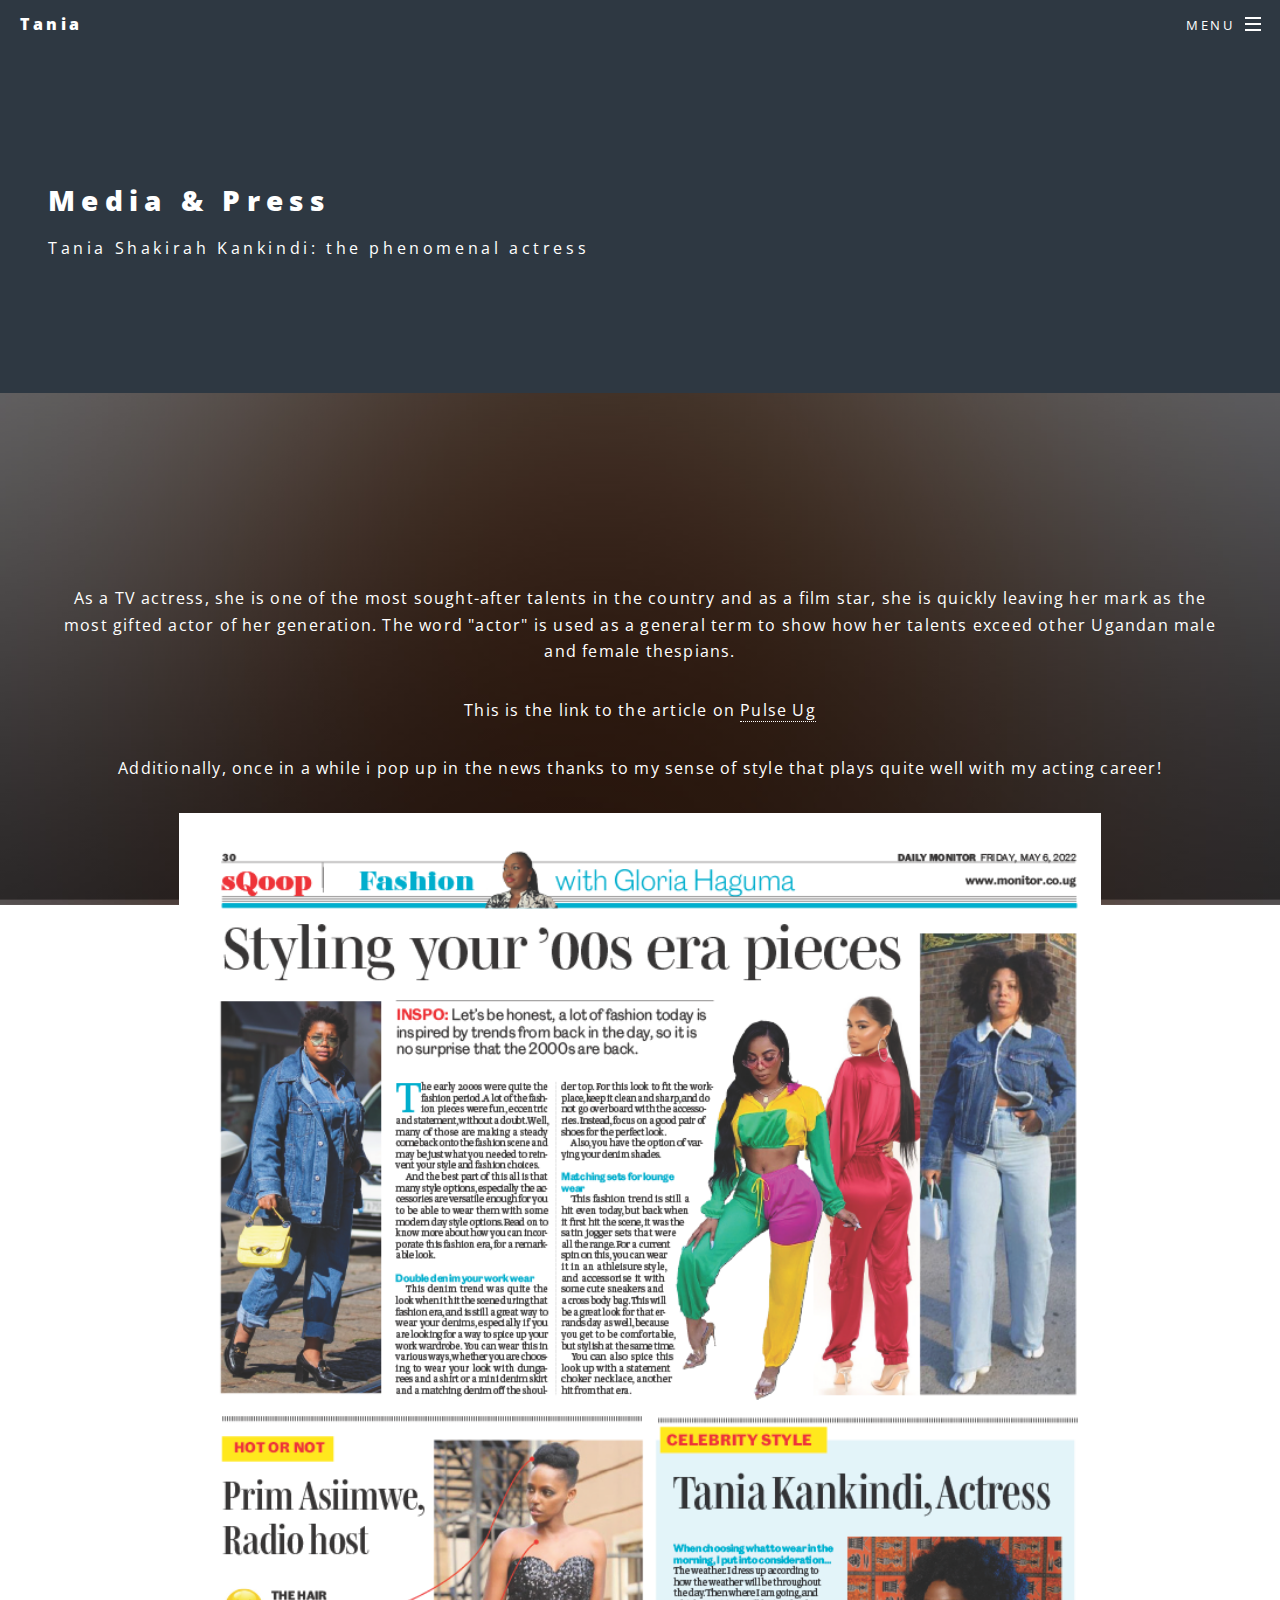
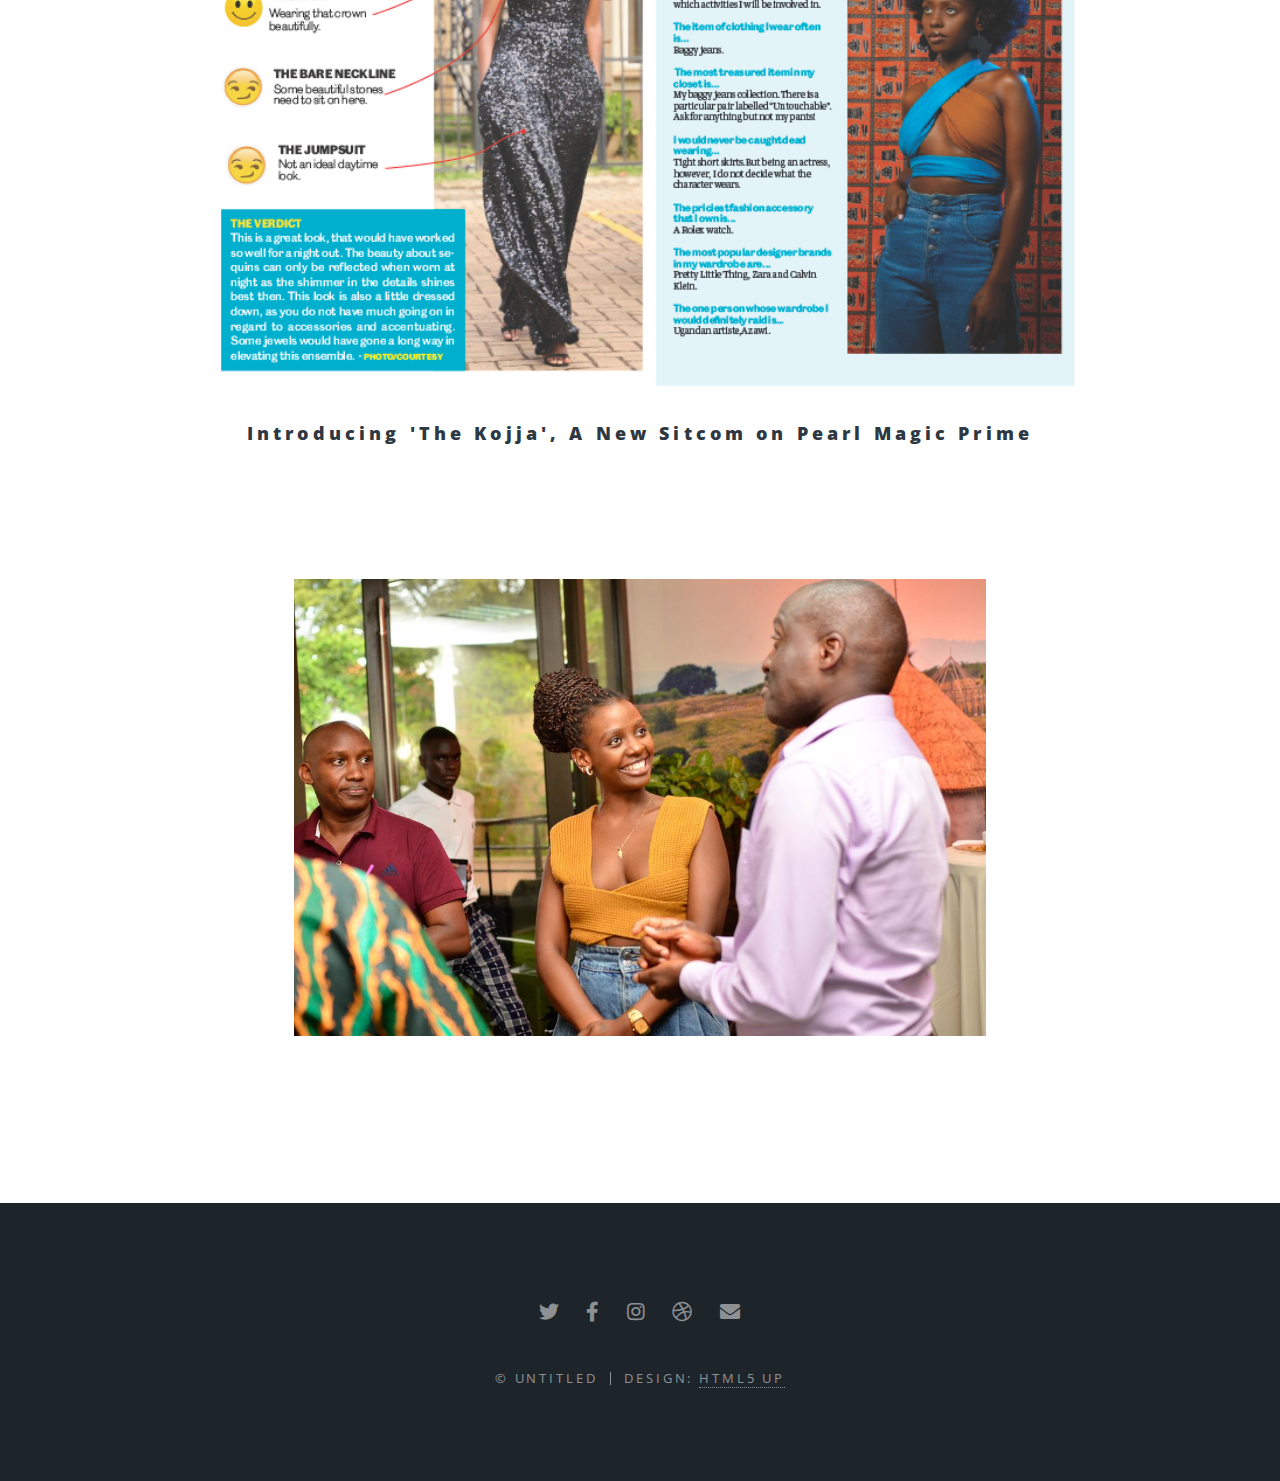
<file: press.html>
<!DOCTYPE HTML>

<html>
	<head>
		<title>Media and Press</title>
		<meta charset="utf-8" />
		<meta name="viewport" content="width=device-width, initial-scale=1, user-scalable=no" />
		<link rel="stylesheet" href="assets/css/main.css" />
		<noscript><link rel="stylesheet" href="assets/css/noscript.css" /></noscript>
	</head>
	<body class="is-preload">

		<!-- Page Wrapper -->
			<div id="page-wrapper">

				<!-- Header -->
					<header id="header">
						<h1><a href="index.html">Tania</a></h1>
						<nav id="nav">
							<ul>
								<li class="special">
									<a href="#menu" class="menuToggle"><span>Menu</span></a>
									<div id="menu">
										<ul>
											<li><a href="index.html">Home</a></li>
											<li><a href="productions.html">Productions</a></li>
											<li><a href="press.html">Media</a></li>
										
										</ul>
									</div>
								</li>
							</ul>
						</nav>
					</header>

				<!-- Main -->
					<article id="main">
						<header>
							<h2>Media & Press</h2>
							<p>Tania Shakirah Kankindi: the phenomenal actress</p>
						</header>
							<section class="wrapper style5">
								<div class="inner">
									<p>As a TV actress, she is one of the most sought-after talents in the country and as a film star, she is quickly leaving her mark as the most gifted actor of her generation. 
										The word "actor" is used as a general term to show how her talents exceed other Ugandan male and female thespians.</p>
									<p>This is the link to the article on <a href="https://www.pulse.ug/entertainment/celebrities/tania-shakirah-kankindi-the-phenomenal-actress/gbk8x7b/" target="_blank">Pulse Ug</a></p>	
								</div>	

								<div class="inner">
									<p>Additionally, once in a while i pop up in the news thanks to my sense of style that plays quite well
										with my acting career!
										
									</p>
									<img src="fashh (3)1024_1.png" alt="pic" width='80%' height='80%' />
									

								</div>
								<div class="inner">
									<h3>Introducing 'The Kojja', A New Sitcom on Pearl Magic Prime</h3>
									<p>
										Rounding off the main cast are Tania Shakirah Kankindi (who plays Aphohia, the office’s all-round admin girl), an award-winning actress whose credits include The Coffee Shop, 
										Power of Legacy and My Husband’s Wife; and Gloria Catherine Nambozo (who plays Maraka’s desperately unhappy wife Seraphina). Nambozo’s credits include Mama & Me and Yat Madit.	
										Read further <a href="https://kampalapost.com/content/introducing-kojja-new-sitcom-pearl-magic-prime/" target="_blank">Pulse Ug</a>
									</p>
									<img src="Kojja.jpg" alt="pic" width='60%' height='60%' />
									

								</div>

							</section>
					</article>		
									
 

				<!-- Footer -->
					<footer id="footer">
						<ul class="icons">
							<li><a href="#" class="icon brands fa-twitter"><span class="label">Twitter</span></a></li>
							<li><a href="#" class="icon brands fa-facebook-f"><span class="label">Facebook</span></a></li>
							<li><a href="#" class="icon brands fa-instagram"><span class="label">Instagram</span></a></li>
							<li><a href="#" class="icon brands fa-dribbble"><span class="label">Dribbble</span></a></li>
							<li><a href="#" class="icon solid fa-envelope"><span class="label">Email</span></a></li>
						</ul>
						<ul class="copyright">
							<li>&copy; Untitled</li><li>Design: <a href="http://html5up.net">HTML5 UP</a></li>
						</ul>
					</footer>

			</div>

		<!-- Scripts -->
			<script src="assets/js/jquery.min.js"></script>
			<script src="assets/js/jquery.scrollex.min.js"></script>
			<script src="assets/js/jquery.scrolly.min.js"></script>
			<script src="assets/js/browser.min.js"></script>
			<script src="assets/js/breakpoints.min.js"></script>
			<script src="assets/js/util.js"></script>
			<script src="assets/js/main.js"></script>

	</body>
</html>
</file>
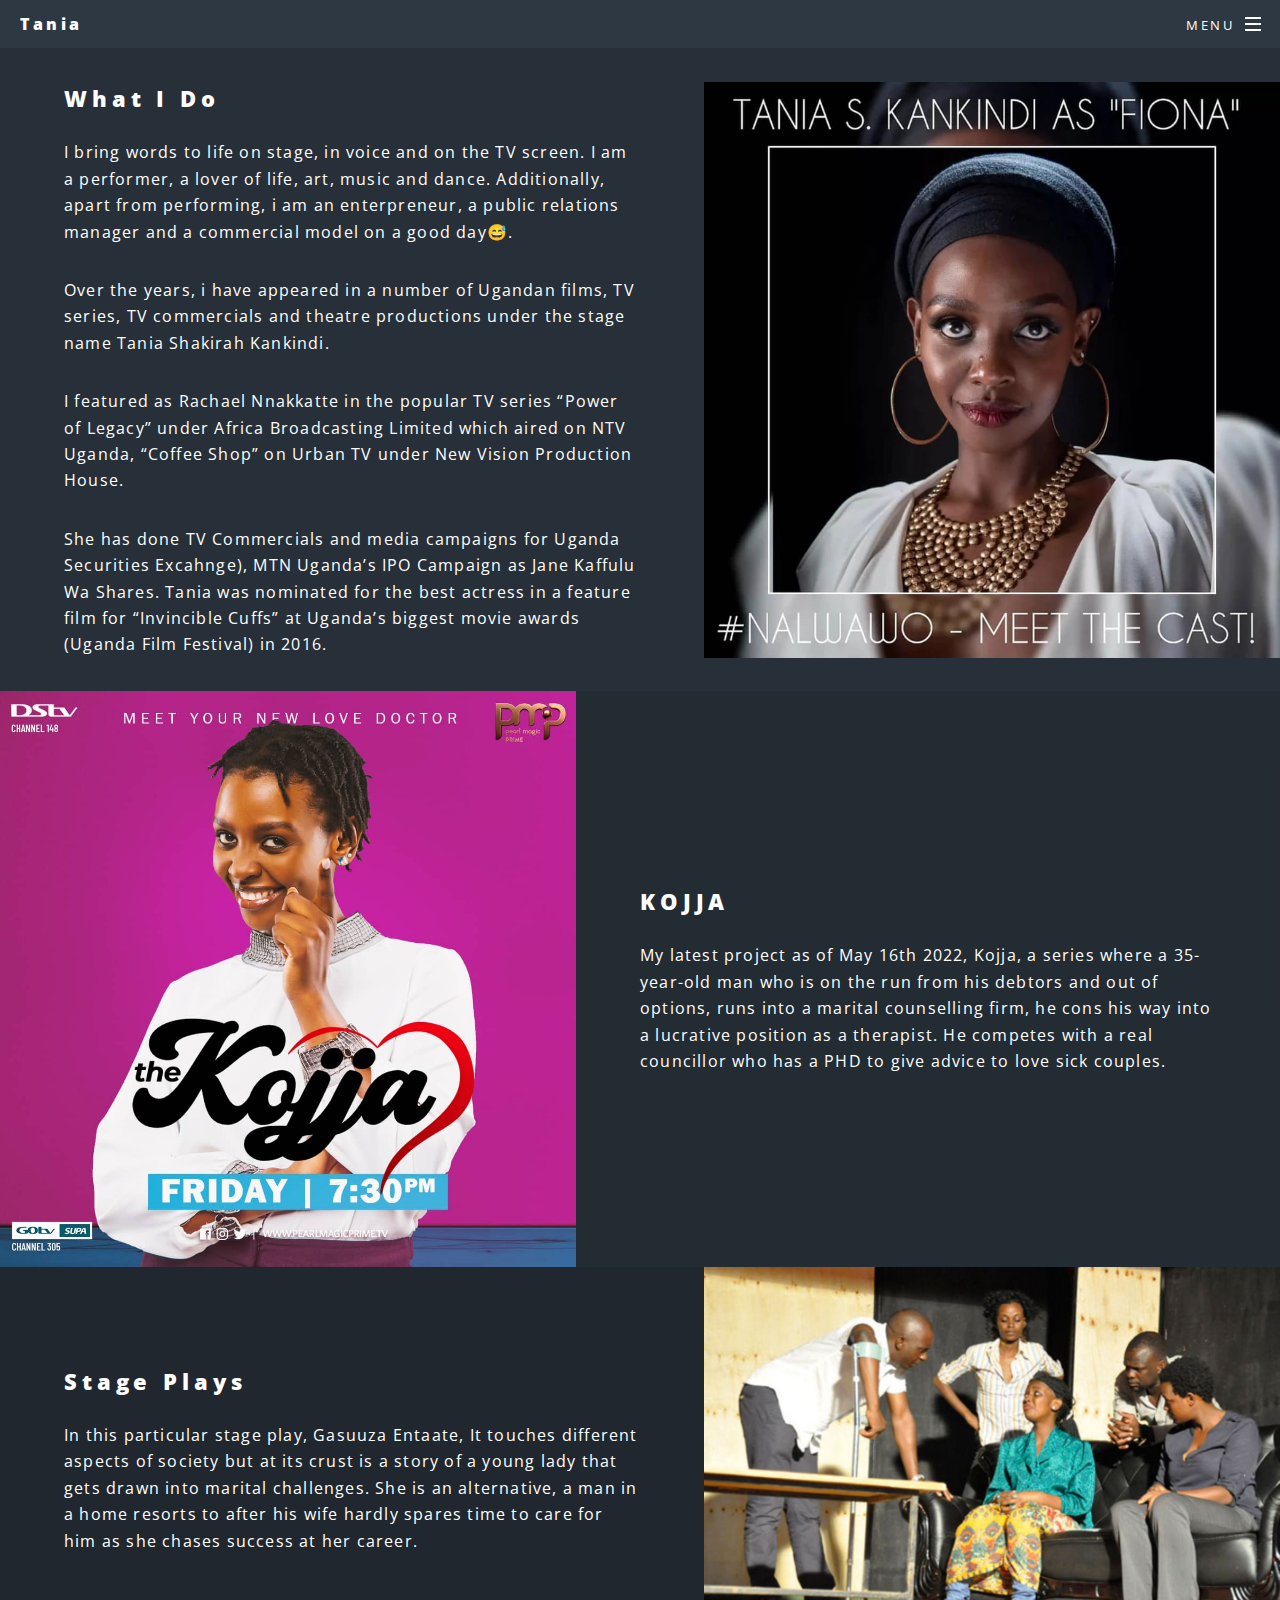
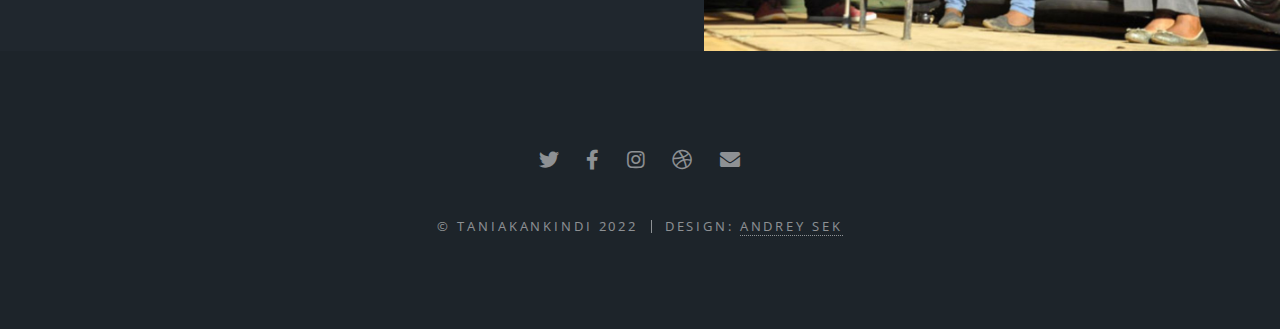
<file: what i do.html>
<!-- Two -->
<!DOCTYPE HTML>

<html>
	<head>
		<title>Tania Productions</title>
		<meta charset="utf-8" />
		<meta name="viewport" content="width=device-width, initial-scale=1, user-scalable=no" />
		<link rel="stylesheet" href="assets/css/main.css" />
		<noscript><link rel="stylesheet" href="assets/css/noscript.css" /></noscript>
	</head>
	<body class="is-preload">
        <!-- Page Wrapper -->
		<div id="page-wrapper">
            <section id="two" class="wrapper alt style2">
                <!-- Header -->
                        <header id="header">
                            <h1><a href="index.html">Tania</a></h1>
                            <nav id="nav">
                                <ul>
                                    <li class="special">
                                        <a href="#menu" class="menuToggle"><span>Menu</span></a>
                                        <div id="menu">
                                            <ul>
                                                <li><a href="index.html">Home</a></li>
                                                <li><a href="contact.html">Contact</a></li>
                                                <li><a href="press.html">Press</a></li>
                                                
                                            </ul>
                                        </div>
                                    </li>
                                </ul>
                            </nav>
                        </header>
                <section class="spotlight">
                    <div class="image">
                        <img src="images/img2.jpg" alt="" /></div><div class="content">
                        <h2>What I Do</h2>
                        <p>I bring words to life on stage, in voice and on the TV screen. I am a performer, a lover of life, art, music and dance.
                        Additionally, apart from performing, i am an enterpreneur, a public relations manager and a commercial model on a good day😅.</p>

                        <p>Over the years, i have appeared in a number of Ugandan films, TV series, TV commercials and
                        theatre productions under the stage name Tania Shakirah Kankindi.</p>

                        <p>I featured as Rachael Nnakkatte in the popular TV series “Power of Legacy”
                    under Africa Broadcasting Limited which aired on NTV Uganda, “Coffee Shop” on Urban TV under New Vision Production House.</p>
                        <p>She has done TV Commercials and media campaigns for Uganda Securities Excahnge), MTN Uganda’s IPO Campaign as Jane Kaffulu Wa Shares.
                    Tania was nominated for the best actress in a feature film for “Invincible Cuffs” at Uganda’s biggest movie awards (Uganda Film Festival) in 2016.
                        </p>
                    </div>
                </section>
                <section class="spotlight">
                    <div class="image"><img src="images/koja.jpeg" alt="" /></div><div class="content">
                        <h2>KOJJA</h2>
                        
                        <p>My latest project as of May 16th 2022, Kojja, a series where a 35-year-old man who is on the run from his debtors and out of options, runs into a marital counselling firm, 
                            he cons his way into a lucrative position as a therapist. 
                            He competes with a real councillor who has a PHD to give advice to love sick couples. </p>
                    </div>
                </section>
                <section class="spotlight">
                    <div class="image"><img src="images/gasuuza.jpeg" alt="" /></div><div class="content">
                        <h2>Stage Plays</h2>
                        
                        <p>In this particular stage play, Gasuuza Entaate, It touches different aspects of society but at its crust is a story of a young lady that gets drawn into marital challenges.  
                            She is an alternative, a man in a home resorts to after his wife hardly spares time to care for him as she chases success at her career.  </p>
                    </div>
                </section>
                <!-- Footer -->
                        <footer id="footer">
                            <ul class="icons">
                                <li><a href="#" class="icon brands fa-twitter"><span class="label">Twitter</span></a></li>
                                <li><a href="#" class="icon brands fa-facebook-f"><span class="label">Facebook</span></a></li>
                                <li><a href="#" class="icon brands fa-instagram"><span class="label">Instagram</span></a></li>
                                <li><a href="#" class="icon brands fa-dribbble"><span class="label">Dribbble</span></a></li>
                                <li><a href="#" class="icon solid fa-envelope"><span class="label">Email</span></a></li>
                            </ul>
                            <ul class="copyright">
                                <li>&copy; TaniaKankindi 2022</li><li>Design: <a href="https://portfolio-blond-omega.vercel.app/">Andrey Sek</a></li>
                            </ul>
                        </footer>
            </section>
        </div>    
        <!-- Scripts -->
			<script src="assets/js/jquery.min.js"></script>
			<script src="assets/js/jquery.scrollex.min.js"></script>
			<script src="assets/js/jquery.scrolly.min.js"></script>
			<script src="assets/js/browser.min.js"></script>
			<script src="assets/js/breakpoints.min.js"></script>
			<script src="assets/js/util.js"></script>
			<script src="assets/js/main.js"></script>

    </body>   
</html>
</file>
<file: assets/css/noscript.css>
/*
	Spectral by HTML5 UP
	html5up.net | @ajlkn
	Free for personal and commercial use under the CCA 3.0 license (html5up.net/license)
*/

/* Banner */

	body.is-preload #banner h2 {
		-moz-transform: none;
		-webkit-transform: none;
		-ms-transform: none;
		transform: none;
		opacity: 1;
	}

		body.is-preload #banner h2:before, body.is-preload #banner h2:after {
			width: 100%;
		}

	body.is-preload #banner .more {
		-moz-transform: none;
		-webkit-transform: none;
		-ms-transform: none;
		transform: none;
		opacity: 1;
	}

	body.is-preload #banner:after {
		opacity: 0;
	}
</file>
<file: assets/css/main.css>
@import url(fontawesome-all.min.css);
@import url("https://fonts.googleapis.com/css?family=Open+Sans:400,400italic,600,600italic,800,800italic");

/*
	Spectral by HTML5 UP
	html5up.net | @ajlkn
	Free for personal and commercial use under the CCA 3.0 license (html5up.net/license)
*/

html, body, div, span, applet, object,
iframe, h1, h2, h3, h4, h5, h6, p, blockquote,
pre, a, abbr, acronym, address, big, cite,
code, del, dfn, em, img, ins, kbd, q, s, samp,
small, strike, strong, sub, sup, tt, var, b,
u, i, center, dl, dt, dd, ol, ul, li, fieldset,
form, label, legend, table, caption, tbody,
tfoot, thead, tr, th, td, article, aside,
canvas, details, embed, figure, figcaption,
footer, header, hgroup, menu, nav, output, ruby,
section, summary, time, mark, audio, video {
	margin: 0;
	padding: 0;
	border: 0;
	font-size: 100%;
	font: inherit;
	vertical-align: baseline;}

article, aside, details, figcaption, figure,
footer, header, hgroup, menu, nav, section {
	display: block;}

body {
	line-height: 1;
}

ol, ul {
	list-style: none;
}

blockquote, q {
	quotes: none;
}

	blockquote:before, blockquote:after, q:before, q:after {
		content: '';
		content: none;
	}


body {
	-webkit-text-size-adjust: none;
}

mark {
	background-color: transparent;
	color: inherit;
}


/* Basic */

	@-ms-viewport {
		width: device-width;
	}

	html {
		box-sizing: border-box;
	}

	*, *:before, *:after {
		box-sizing: inherit;
	}

	body {
		background: #2e3842;
	}

		body.is-preload *, body.is-preload *:before, body.is-preload *:after {
			-moz-animation: none !important;
			-webkit-animation: none !important;
			-ms-animation: none !important;
			animation: none !important;
			-moz-transition: none !important;
			-webkit-transition: none !important;
			-ms-transition: none !important;
			transition: none !important;
		}

	body, input, select, textarea {
		color: #fff;
		font-family: "Open Sans", Helvetica, sans-serif;
		font-size: 15pt;
		font-weight: 400;
		letter-spacing: 0.075em;
		line-height: 1.65em;
	}

		@media screen and (max-width: 1680px) {

			body, input, select, textarea {
				font-size: 13pt;
			}

		}

		@media screen and (max-width: 1280px) {

			body, input, select, textarea {
				font-size: 12pt;
			}

		}

		@media screen and (max-width: 736px) {

			body, input, select, textarea {
				font-size: 11pt;
				letter-spacing: 0.0375em;
			}
			

		}

	a {
		-moz-transition: color 0.2s ease, border-bottom-color 0.2s ease;
		-webkit-transition: color 0.2s ease, border-bottom-color 0.2s ease;
		-ms-transition: color 0.2s ease, border-bottom-color 0.2s ease;
		transition: color 0.2s ease, border-bottom-color 0.2s ease;
		border-bottom: dotted 1px;
		color: inherit;
		text-decoration: none;
	}

		a:hover {
			border-bottom-color: transparent;
		}

	strong, b {
		color: #fff;
		font-weight: 600;
	}

	em, i {
		font-style: italic;
	}

	p {
		margin: 0 0 2em 0;
		
	}

	h1, h2, h3, h4, h5, h6 {
		color: #fff;
		font-weight: 800;
		letter-spacing: 0.225em;
		line-height: 1em;
		margin: 0 0 1em 0;
		
	}

		h1 a, h2 a, h3 a, h4 a, h5 a, h6 a {
			color: inherit;
			text-decoration: none;
		}

	h2 {
		font-size: 1.35em;
		line-height: 1.75em;
	}

		@media screen and (max-width: 736px) {

			h2 {
				font-size: 1.1em;
				line-height: 1.65em;
			}

		}

	h3 {
		font-size: 1.15em;
		line-height: 1.75em;
	}

		@media screen and (max-width: 736px) {

			h3 {
				font-size: 1em;
				line-height: 1.65em;
			}

		}

	h4 {
		font-size: 1em;
		line-height: 1.5em;
	}

	h5 {
		font-size: 0.8em;
		line-height: 1.5em;
	}

	h6 {
		font-size: 0.7em;
		line-height: 1.5em;
	}

	sub {
		font-size: 0.8em;
		position: relative;
		top: 0.5em;
	}

	sup {
		font-size: 0.8em;
		position: relative;
		top: -0.5em;
	}

	hr {
		border: 0;
		border-bottom: solid 2px #fff;
		margin: 3em 0;
	}

		hr.major {
			margin: 4.5em 0;
		}

	blockquote {
		border-left: solid 4px #fff;
		font-style: italic;
		margin: 0 0 2em 0;
		padding: 0.5em 0 0.5em 2em;
	}

	code {
		background: rgba(144, 144, 144, 0.25);
		border-radius: 3px;
		font-family: "Courier New", monospace;
		font-size: 0.9em;
		letter-spacing: 0;
		margin: 0 0.25em;
		padding: 0.25em 0.65em;
	}

	pre {
		-webkit-overflow-scrolling: touch;
		font-family: "Courier New", monospace;
		font-size: 0.9em;
		margin: 0 0 2em 0;
	}

		pre code {
			display: block;
			line-height: 1.75em;
			padding: 1em 1.5em;
			overflow-x: auto;
		}

	.align-left {
		text-align: left;
	}

	.align-center {
		text-align: center;
	}

	.align-right {
		text-align: right;
	}



	.logo img {
		border-radius: 50;
		
	}	

		

/* Section/Article */

	section.special, article.special {
		text-align: center;
	}

	header p {
		color: rgba(255, 255, 255, 0.5);
		position: relative;
		top: -0.25em;
	}

	header h3 + p {
		font-size: 1.1em;
	}

	header h4 + p,
	header h5 + p,
	header h6 + p {
		font-size: 0.9em;
	}

	header.major {
		margin: 0 0 3.5em 0;
	}

		header.major h2, header.major h3, header.major h4, header.major h5, header.major h6 {
			border-bottom: solid 2px #fff;
			display: inline-block;
			padding-bottom: 1em;
			position: relative;
		}

			header.major h2:after, header.major h3:after, header.major h4:after, header.major h5:after, header.major h6:after {
				content: '';
				display: block;
				height: 1px;
			}

		header.major p {
			color: #fff;
			top: 0;
		}

		@media screen and (max-width: 736px) {

			header.major {
				margin: 0 0 2em 0;
			}

		}

	@media screen and (max-width: 980px) {

		header br {
			display: none;
		}

	}


/* Icon */

	.icon {
		text-decoration: none;
		border-bottom: none;
		position: relative;
	}

		.icon:before {
			-moz-osx-font-smoothing: grayscale;
			-webkit-font-smoothing: antialiased;
			display: inline-block;
			font-style: normal;
			font-variant: normal;
			text-rendering: auto;
			line-height: 1;
			text-transform: none !important;
			font-family: 'Font Awesome 5 Free';
			font-weight: 400;
		}

		.icon > .label {
			display: none;
		}

		.icon:before {
			line-height: inherit;
		}

		.icon.solid:before {
			font-weight: 900;
		}

		.icon.brands:before {
			font-family: 'Font Awesome 5 Brands';
		}

		.icon.major {
			-moz-transform: rotate(-45deg);
			-webkit-transform: rotate(-45deg);
			-ms-transform: rotate(-45deg);
			transform: rotate(-45deg);
			border-radius: 3px;
			border: solid 2px #fff;
			display: inline-block;
			font-size: 1.35em;
			height: calc(3em + 2px);
			line-height: 3em;
			text-align: center;
			width: calc(3em + 2px);
		}

			.icon.major:before {
				-moz-transform: rotate(45deg);
				-webkit-transform: rotate(45deg);
				-ms-transform: rotate(45deg);
				transform: rotate(45deg);
				display: inline-block;
				font-size: 1.5em;
			}

			@media screen and (max-width: 736px) {

				.icon.major {
					font-size: 1em;
				}

			}

		.icon.style1 {
			color: #00ffcc;
		}

		.icon.style2 {
			color: #00f0ff;
		}

		.icon.style3 {
			color: #76ddff;
		}

/* Image */

	.image {
		border-radius: 3px;
		border: 0;
		display: inline-block;
		position: relative;
		
	}
	.image2 {
		border-radius: 3px;
		border: 0;
		display: inline-block;
		position: relative;
		height: 30%;
		width: 30%;
	}

		.image img {
			border-radius: 3px;
			display: block;
		}

		.image.left {
			float: left;
			margin: 0 2em 2em 0;
			top: 0.25em;
		}

		.image.right {
			float: right;
			margin: 0 0 2em 2em;
			top: 0.25em;
		}

		.image.left, .image.right {
			max-width: 40%;
		}

			.image.left img, .image.right img {
				width: 100%;
			}

		.image.fit {
			display: block;
			margin: 0 0 2em 0;
			width: 100%;
		}

			.image.fit img {
				width: 100%;
			}

/* List */

	ol {
		list-style: decimal;
		margin: 0 0 2em 0;
		padding-left: 1.25em;
	}

		ol li {
			padding-left: 0.25em;
		}

	ul {
		list-style: disc;
		margin: 0 0 2em 0;
		padding-left: 1em;
	}

		ul li {
			padding-left: 0.5em;
		}

		ul.alt {
			list-style: none;
			padding-left: 0;
		}

			ul.alt li {
				border-top: solid 1px #fff;
				padding: 0.5em 0;
			}

				ul.alt li:first-child {
					border-top: 0;
					padding-top: 0;
				}

	dl {
		margin: 0 0 2em 0;
	}

/* Actions */

	ul.actions {
		display: -moz-flex;
		display: -webkit-flex;
		display: -ms-flex;
		display: flex;
		cursor: default;
		list-style: none;
		margin-left: -1em;
		padding-left: 0;
	}

		ul.actions li {
			padding: 0 0 0 1em;
			vertical-align: middle;
		}

		ul.actions.special {
			-moz-justify-content: center;
			-webkit-justify-content: center;
			-ms-justify-content: center;
			justify-content: center;
			width: 100%;
			margin-left: 0;
		}

			ul.actions.special li:first-child {
				padding-left: 0;
			}

		ul.actions.stacked {
			-moz-flex-direction: column;
			-webkit-flex-direction: column;
			-ms-flex-direction: column;
			flex-direction: column;
			margin-left: 0;
		}

			ul.actions.stacked li {
				padding: 1em 0 0 0;
			}

				ul.actions.stacked li:first-child {
					padding-top: 0;
				}

		ul.actions.fit {
			width: calc(100% + 1em);
		}

			ul.actions.fit li {
				-moz-flex-grow: 1;
				-webkit-flex-grow: 1;
				-ms-flex-grow: 1;
				flex-grow: 1;
				-moz-flex-shrink: 1;
				-webkit-flex-shrink: 1;
				-ms-flex-shrink: 1;
				flex-shrink: 1;
				width: 100%;
			}

				ul.actions.fit li > * {
					width: 100%;
				}

			ul.actions.fit.stacked {
				width: 100%;
			}

		@media screen and (max-width: 480px) {

			ul.actions:not(.fixed) {
				-moz-flex-direction: column;
				-webkit-flex-direction: column;
				-ms-flex-direction: column;
				flex-direction: column;
				margin-left: 0;
				width: 100% !important;
			}

				ul.actions:not(.fixed) li {
					-moz-flex-grow: 1;
					-webkit-flex-grow: 1;
					-ms-flex-grow: 1;
					flex-grow: 1;
					-moz-flex-shrink: 1;
					-webkit-flex-shrink: 1;
					-ms-flex-shrink: 1;
					flex-shrink: 1;
					padding: 1em 0 0 0;
					text-align: center;
					width: 100%;
				}

					ul.actions:not(.fixed) li > * {
						width: 100%;
					}

					ul.actions:not(.fixed) li:first-child {
						padding-top: 0;
					}

					ul.actions:not(.fixed) li input[type="submit"],
					ul.actions:not(.fixed) li input[type="reset"],
					ul.actions:not(.fixed) li input[type="button"],
					ul.actions:not(.fixed) li button,
					ul.actions:not(.fixed) li .button {
						width: 100%;
					}

						ul.actions:not(.fixed) li input[type="submit"].icon:before,
						ul.actions:not(.fixed) li input[type="reset"].icon:before,
						ul.actions:not(.fixed) li input[type="button"].icon:before,
						ul.actions:not(.fixed) li button.icon:before,
						ul.actions:not(.fixed) li .button.icon:before {
							margin-left: -0.5em;
						}

		}

/* Icons */

	ul.icons {
		cursor: default;
		list-style: none;
		padding-left: 0;
	}

		ul.icons li {
			display: inline-block;
			padding: 0 1em 0 0;
		}

			ul.icons li:last-child {
				padding-right: 0 !important;
			}

		ul.icons.major {
			padding: 1em 0;
		}

			ul.icons.major li {
				padding-right: 3.5em;
			}

				@media screen and (max-width: 736px) {

					ul.icons.major li {
						padding: 0 1em !important;
					}

				}
		

/* Button */

	input[type="submit"],
	input[type="reset"],
	input[type="button"],
	button,
	.button {
		-moz-appearance: none;
		-webkit-appearance: none;
		-ms-appearance: none;
		appearance: none;
		-moz-transition: background-color 0.2s ease-in-out, color 0.2s ease-in-out;
		-webkit-transition: background-color 0.2s ease-in-out, color 0.2s ease-in-out;
		-ms-transition: background-color 0.2s ease-in-out, color 0.2s ease-in-out;
		transition: background-color 0.2s ease-in-out, color 0.2s ease-in-out;
		background-color: transparent;
		border-radius: 3px;
		border: 0;
		box-shadow: inset 0 0 0 2px #fff;
		color: #fff;
		cursor: pointer;
		display: inline-block;
		font-size: 0.8em;
		font-weight: 600;
		height: 3.125em;
		letter-spacing: 0.225em;
		line-height: 3.125em;
		max-width: 30em;
		padding: 0 2.75em;
		text-align: center;
		text-decoration: none;
		text-transform: uppercase;
		white-space: nowrap;
		overflow: hidden;
		text-overflow: ellipsis;
	}

		input[type="submit"]:hover,
		input[type="reset"]:hover,
		input[type="button"]:hover,
		button:hover,
		.button:hover {
			background-color: rgba(144, 144, 144, 0.25);
		}

		input[type="submit"]:active,
		input[type="reset"]:active,
		input[type="button"]:active,
		button:active,
		.button:active {
			background-color: rgba(144, 144, 144, 0.5);
		}

		input[type="submit"].icon:before,
		input[type="reset"].icon:before,
		input[type="button"].icon:before,
		button.icon:before,
		.button.icon:before {
			margin-right: 0.5em;
		}

		input[type="submit"].fit,
		input[type="reset"].fit,
		input[type="button"].fit,
		button.fit,
		.button.fit {
			width: 100%;
		}

		input[type="submit"].small,
		input[type="reset"].small,
		input[type="button"].small,
		button.small,
		.button.small {
			font-size: 0.8em;
		}

		input[type="submit"].large,
		input[type="reset"].large,
		input[type="button"].large,
		button.large,
		.button.large {
			font-size: 1.35em;
		}

		input[type="submit"].primary,
		input[type="reset"].primary,
		input[type="button"].primary,
		button.primary,
		.button.primary {
			background-color: #ed4933;
			box-shadow: none !important;
			color: #ffffff !important;
		}

			input[type="submit"].primary:hover,
			input[type="reset"].primary:hover,
			input[type="button"].primary:hover,
			button.primary:hover,
			.button.primary:hover {
				background-color: #ef5e4a !important;
			}

			input[type="submit"].primary:active,
			input[type="reset"].primary:active,
			input[type="button"].primary:active,
			button.primary:active,
			.button.primary:active {
				background-color: #eb341c !important;
			}

		input[type="submit"].disabled, input[type="submit"]:disabled,
		input[type="reset"].disabled,
		input[type="reset"]:disabled,
		input[type="button"].disabled,
		input[type="button"]:disabled,
		button.disabled,
		button:disabled,
		.button.disabled,
		.button:disabled {
			pointer-events: none;
			opacity: 0.25;
		}

		@media screen and (max-width: 736px) {

			input[type="submit"],
			input[type="reset"],
			input[type="button"],
			button,
			.button {
				height: 3.75em;
				line-height: 3.75em;
			}

		}


/* Spotlight */

	.spotlight {
		-moz-align-items: center;
		-webkit-align-items: center;
		-ms-align-items: center;
		align-items: center;
		display: -moz-flex;
		display: -webkit-flex;
		display: -ms-flex;
		display: flex;
	}

		.spotlight .image {
			-moz-order: 1;
			-webkit-order: 1;
			-ms-order: 1;
			order: 1;
			border-radius: 0;
			width: 40%;
		}

			.spotlight .image img {
				border-radius: 0;
				width: 100%;
			}

		.spotlight .content {
			padding: 2em 4em 0.1em 4em ;
			-moz-order: 2;
			-webkit-order: 2;
			-ms-order: 2;
			order: 2;
			max-width: 48em;
			width: 60%;
		}

		.spotlight:nth-child(2n) {
			-moz-flex-direction: row-reverse;
			-webkit-flex-direction: row-reverse;
			-ms-flex-direction: row-reverse;
			flex-direction: row-reverse;
		}

		.spotlight:nth-child(1) {
			background-color: rgba(0, 0, 0, 0.075);
		}

		.spotlight:nth-child(2) {
			background-color: rgba(0, 0, 0, 0.15);
		}

		.spotlight:nth-child(3) {
			background-color: rgba(0, 0, 0, 0.225);
		}

		.spotlight:nth-child(4) {
			background-color: rgba(0, 0, 0, 0.3);
		}

		.spotlight:nth-child(5) {
			background-color: rgba(0, 0, 0, 0.375);
		}

		.spotlight:nth-child(6) {
			background-color: rgba(0, 0, 0, 0.45);
		}

		.spotlight:nth-child(7) {
			background-color: rgba(0, 0, 0, 0.525);
		}

		.spotlight:nth-child(8) {
			background-color: rgba(0, 0, 0, 0.6);
		}

		.spotlight:nth-child(9) {
			background-color: rgba(0, 0, 0, 0.675);
		}

		.spotlight:nth-child(10) {
			background-color: rgba(0, 0, 0, 0.75);
		}

		@media screen and (max-width: 1280px) {

			.spotlight .image {
				width: 45%;
			}

			.spotlight .content {
				width: 55%;
			}

		}

		@media screen and (max-width: 980px) {

			.spotlight {
				display: block;
			}

				.spotlight br {
					display: none;
				}

				.spotlight .image {
					width: 100%;
				}

				.spotlight .content {
					padding: 4em 3em 2em 3em ;
					max-width: none;
					text-align: center;
					width: 100%;
				}

		}

		@media screen and (max-width: 736px) {

			.spotlight .content {
				padding: 3em 2em 1em 2em ;
			}

		}

/* Wrapper */

	.wrapper {
		padding: 6em 0 4em 0 ;
	}

		.wrapper > .inner {
			width: 60em;
			margin: 0 auto;
		}

			@media screen and (max-width: 1280px) {

				.wrapper > .inner {
					width: 90%;
				}

			}

			@media screen and (max-width: 980px) {

				.wrapper > .inner {
					width: 100%;
				}

			}

		.wrapper.alt {
			padding: 0;
		}

		.wrapper.style1 {
			
			color: #ffffff;
		}

			.wrapper.style1 strong, .wrapper.style1 b {
				color: #ffffff;
			}

			.wrapper.style1 h2, .wrapper.style1 h3, .wrapper.style1 h4, .wrapper.style1 h5, .wrapper.style1 h6 {
				color: #ffffff;
			}

			.wrapper.style1 hr {
				border-color: rgba(0, 0, 0, 0.125);
			}

			.wrapper.style1 blockquote {
				border-color: rgba(0, 0, 0, 0.125);
			}

			.wrapper.style1 code {
				background: rgba(255, 255, 255, 0.075);
			}

			.wrapper.style1 header p {
				color: #a6e0db;
			}

			.wrapper.style1 header.major h2, .wrapper.style1 header.major h3, .wrapper.style1 header.major h4, .wrapper.style1 header.major h5, .wrapper.style1 header.major h6 {
				border-color: rgba(0, 0, 0, 0.125);
			}

			.wrapper.style1 header.major p {
				color: #c8ece9;
			}

			.wrapper.style1 label {
				color: #ffffff;
			}

			
			.wrapper.style1 .icon.major {
				border-color: rgba(0, 0, 0, 0.125);
			}

			.wrapper.style1 ul.alt li {
				border-color: rgba(0, 0, 0, 0.125);
			}

		


			@media screen and (max-width: 736px) {

				.wrapper.style1 .features li {
					border-top-color: rgba(0, 0, 0, 0.125);
				}

			}

		.wrapper.style2 {
			background-color: #2e3842;
		}

		.wrapper.style3 {
			background-color: #505393;
			color: #d3d4e4;
		}

			.wrapper.style3 strong, .wrapper.style3 b {
				color: #ffffff;
			}

			.wrapper.style3 h2, .wrapper.style3 h3, .wrapper.style3 h4, .wrapper.style3 h5, .wrapper.style3 h6 {
				color: #ffffff;
			}

			.wrapper.style3 hr {
				border-color: rgba(0, 0, 0, 0.125);
			}

			.wrapper.style3 blockquote {
				border-color: rgba(0, 0, 0, 0.125);
			}

			.wrapper.style3 code {
				background: rgba(255, 255, 255, 0.075);
			}

			.wrapper.style3 header p {
				color: #b9bad4;
			}

			.wrapper.style3 header.major h2, .wrapper.style3 header.major h3, .wrapper.style3 header.major h4, .wrapper.style3 header.major h5, .wrapper.style3 header.major h6 {
				border-color: rgba(0, 0, 0, 0.125);
			}

			.wrapper.style3 header.major p {
				color: #d3d4e4;
			}

			.wrapper.style3 label {
				color: #ffffff;
			}

			

		


			@media screen and (max-width: 736px) {

				.wrapper.style3 .features li {
					border-top-color: rgba(0, 0, 0, 0.125);
				}

			}

		.wrapper.style4 {
			background-color: transparent;
		}

		.wrapper.style5 {
			background-color: #ffffff;
			color: #4E4852;
		}

			.wrapper.style5 strong, .wrapper.style5 b {
				color: #2E3842;
			}

			.wrapper.style5 h2, .wrapper.style5 h3, .wrapper.style5 h4, .wrapper.style5 h5, .wrapper.style5 h6 {
				color: #2E3842;
			}

			.wrapper.style5 hr {
				border-color: #dfdfdf;
			}

			.wrapper.style5 blockquote {
				border-color: #dfdfdf;
			}

			.wrapper.style5 code {
				background: rgba(0, 0, 0, 0.0375);
			}

			.wrapper.style5 header p {
				color: #8E8892;
			}

			.wrapper.style5 header.major h2, .wrapper.style5 header.major h3, .wrapper.style5 header.major h4, .wrapper.style5 header.major h5, .wrapper.style5 header.major h6 {
				border-color: #dfdfdf;
			}

			.wrapper.style5 header.major p {
				color: #4E4852;
			}

			.wrapper.style5 label {
				color: #2E3842;
			}

		


			
			

			@media screen and (max-width: 736px) {

				.wrapper.style5 .features li {
					border-top-color: #dfdfdf;
				}

			}

		@media screen and (max-width: 980px) {

			.wrapper {
				padding: 4em 3em 2em 3em ;
			}

		}

		@media screen and (max-width: 736px) {

			.wrapper {
				padding: 3em 2em 1em 2em ;
			}

		}

/* Page Wrapper + Menu */

	#page-wrapper {
		-moz-transition: opacity 0.5s ease;
		-webkit-transition: opacity 0.5s ease;
		-ms-transition: opacity 0.5s ease;
		transition: opacity 0.5s ease;
		opacity: 1;
		padding-top: 3em;
	}

		#page-wrapper:before {
			background: rgba(0, 0, 0, 0);
			content: '';
			display: block;
			display: none;
			height: 100%;
			left: 0;
			position: fixed;
			top: 0;
			width: 100%;
			z-index: 10001;
		}

	#menu {
		-moz-transform: translateX(20em);
		-webkit-transform: translateX(20em);
		-ms-transform: translateX(20em);
		transform: translateX(20em);
		-moz-transition: -moz-transform 0.5s ease;
		-webkit-transition: -webkit-transform 0.5s ease;
		-ms-transition: -ms-transform 0.5s ease;
		transition: transform 0.5s ease;
		-webkit-overflow-scrolling: touch;
		background: #989898;
		color: #ffffff;
		height: 100%;
		max-width: 80%;
		overflow-y: auto;
		padding: 3em 2em;
		position: fixed;
		right: 0;
		top: 0;
		width: 20em;
		z-index: 10002;
	}

		#menu ul {
			list-style: none;
			padding: 0;
		}

			#menu ul > li {
				border-top: solid 1px rgba(0, 0, 0, 0.125);
				margin: 0.5em 0 0 0;
				padding: 0.5em 0 0 0;
			}

				#menu ul > li:first-child {
					border-top: 0 !important;
					margin-top: 0 !important;
					padding-top: 0 !important;
				}

				#menu ul > li > a {
					border: 0;
					color: inherit;
					display: block;
					font-size: 0.8em;
					letter-spacing: 0.225em;
					outline: 0;
					text-decoration: none;
					
				}

					@media screen and (max-width: 736px) {

						#menu ul > li > a {
							line-height: 3em;
						}

					}

		#menu .close {
			background-image: url("images/close.svg");
			background-position: 4.85em 1em;
			background-repeat: no-repeat;
			border: 0;
			cursor: pointer;
			display: block;
			height: 3em;
			position: absolute;
			right: 0;
			top: 0;
			vertical-align: middle;
			width: 7em;
		}

		@media screen and (max-width: 736px) {

			#menu {
				padding: 3em 1.5em;
			}

		}

	body.is-menu-visible #page-wrapper {
		opacity: 0.35;
	}

		body.is-menu-visible #page-wrapper:before {
			display: block;
		}

	body.is-menu-visible #menu {
		-moz-transform: translateX(0);
		-webkit-transform: translateX(0);
		-ms-transform: translateX(0);
		transform: translateX(0);
	}

/* Header */

	#header {
		-moz-transition: background-color 0.2s ease;
		-webkit-transition: background-color 0.2s ease;
		-ms-transition: background-color 0.2s ease;
		transition: background-color 0.2s ease;
		background: #2e3842;
		height: 3em;
		left: 0;
		line-height: 3em;
		position: fixed;
		top: 0;
		width: 100%;
		z-index: 10000;
	}

		#header h1 {
			-moz-transition: opacity 0.2s ease;
			-webkit-transition: opacity 0.2s ease;
			-ms-transition: opacity 0.2s ease;
			transition: opacity 0.2s ease;
			height: inherit;
			left: 1.25em;
			line-height: inherit;
			position: absolute;
			top: 0;
		}

			#header h1 a {
				border: 0;
				display: block;
				height: inherit;
				line-height: inherit;
			}

				@media screen and (max-width: 736px) {

					#header h1 a {
						font-size: 0.8em;
					}

				}

		#header nav {
			height: inherit;
			line-height: inherit;
			position: absolute;
			right: 0;
			top: 0;
		}

			#header nav > ul {
				list-style: none;
				margin: 0;
				padding: 0;
				white-space: nowrap;
			}

				#header nav > ul > li {
					display: inline-block;
					padding: 0;
				}

					#header nav > ul > li > a {
						border: 0;
						color: #fff;
						display: block;
						font-size: 0.8em;
						letter-spacing: 0.225em;
						padding: 0 1.5em;
						text-transform: uppercase;
					}

						#header nav > ul > li > a.menuToggle {
							outline: 0;
							position: relative;
						}

							#header nav > ul > li > a.menuToggle:after {
								background-image: url("images/bars.svg");
								background-position: right center;
								background-repeat: no-repeat;
								content: '';
								display: inline-block;
								height: 3.75em;
								vertical-align: top;
								width: 2em;
							}

							@media screen and (max-width: 736px) {

								#header nav > ul > li > a.menuToggle {
									padding: 0 1.5em;
								}

									#header nav > ul > li > a.menuToggle span {
										display: none;
									}

							}

						@media screen and (max-width: 736px) {

							#header nav > ul > li > a {
								padding: 0 0 0 1.5em;
							}

						}

					#header nav > ul > li:first-child {
						margin-left: 0;
					}

		#header.alt {
			background: transparent;
		}

			#header.alt h1 {
				pointer-events: none;
				opacity: 0;
			}

/* Banner */

	#banner {
		display: -moz-flex;
		display: -webkit-flex;
		display: -ms-flex;
		display: flex;
		-moz-flex-direction: column;
		-webkit-flex-direction: column;
		-ms-flex-direction: column;
		flex-direction: column;
		-moz-justify-content: center;
		-webkit-justify-content: center;
		-ms-justify-content: center;
		justify-content: center;
		cursor: default;
		height: 100vh;
		min-height: 35em;
		overflow: hidden;
		position: relative;
		text-align: center;
		background: url("images/img4.jpg");
		width: 100%;
  		object-fit: cover;
	}

		#banner h2 {
			-moz-transform: scale(1);
			-webkit-transform: scale(1);
			-ms-transform: scale(1);
			transform: scale(1);
			-moz-transition: -moz-transform 0.5s ease, opacity 0.5s ease;
			-webkit-transition: -webkit-transform 0.5s ease, opacity 0.5s ease;
			-ms-transition: -ms-transform 0.5s ease, opacity 0.5s ease;
			transition: transform 0.5s ease, opacity 0.5s ease;
			display: inline-block;
			font-size: 1.75em;
			opacity: 1;
			padding: 0.35em 1em;
			position: relative;
			z-index: 1;
		}

			#banner h2:before, #banner h2:after {
				-moz-transition: width 0.85s ease;
				-webkit-transition: width 0.85s ease;
				-ms-transition: width 0.85s ease;
				transition: width 0.85s ease;
				-moz-transition-delay: 0.25s;
				-webkit-transition-delay: 0.25s;
				-ms-transition-delay: 0.25s;
				transition-delay: 0.25s;
				background: #fff;
				content: '';
				display: block;
				height: 2px;
				position: absolute;
				width: 100%;
			}

			#banner h2:before {
				top: 0;
				left: 0;
			}

			#banner h2:after {
				bottom: 0;
				right: 0;
			}

		#banner p {
			letter-spacing: 0.225em;
			
		}

			#banner p a {
				color: inherit;
			}

		#banner .more {
			-moz-transition: -moz-transform 0.75s ease, opacity 0.75s ease;
			-webkit-transition: -webkit-transform 0.75s ease, opacity 0.75s ease;
			-ms-transition: -ms-transform 0.75s ease, opacity 0.75s ease;
			transition: transform 0.75s ease, opacity 0.75s ease;
			-moz-transition-delay: 3.5s;
			-webkit-transition-delay: 3.5s;
			-ms-transition-delay: 3.5s;
			transition-delay: 3.5s;
			-moz-transform: translateY(0);
			-webkit-transform: translateY(0);
			-ms-transform: translateY(0);
			transform: translateY(0);
			border: none;
			bottom: 0;
			color: inherit;
			font-size: 0.8em;
			height: 8.5em;
			left: 50%;
			letter-spacing: 0.225em;
			margin-left: -8.5em;
			opacity: 1;
			outline: 0;
			padding-left: 0.225em;
			position: absolute;
			text-align: center;
			
			width: 16em;
			z-index: 1;
		}

			#banner .more:after {
				background-image: url("images/arrow.svg");
				background-position: center;
				background-repeat: no-repeat;
				background-size: contain;
				bottom: 4em;
				content: '';
				display: block;
				height: 1.5em;
				left: 50%;
				margin: 0 0 0 -0.75em;
				position: absolute;
				width: 1.5em;
			}

		#banner:after {
			pointer-events: none;
			-moz-transition: opacity 3s ease-in-out;
			-webkit-transition: opacity 3s ease-in-out;
			-ms-transition: opacity 3s ease-in-out;
			transition: opacity 3s ease-in-out;
			-moz-transition-delay: 1.25s;
			-webkit-transition-delay: 1.25s;
			-ms-transition-delay: 1.25s;
			transition-delay: 1.25s;
			content: '';
			background: #2e3842;
			display: block;
			width: 100%;
			height: 100%;
			position: absolute;
			left: 0;
			top: 0;
			opacity: 0;
		}

		@media screen and (max-width: 736px) {

			#banner {
				padding: 7em 3em 5em 3em ;
				height: auto;
				min-height: 0;
			}

				#banner h2 {
					font-size: 1.25em;
				}

				#banner br {
					display: none;
				}

				#banner .more {
					display: none;
				}

		}

	body.is-preload #banner h2 {
		-moz-transform: scale(0.95);
		-webkit-transform: scale(0.95);
		-ms-transform: scale(0.95);
		transform: scale(0.95);
		opacity: 0;
	}

		body.is-preload #banner h2:before, body.is-preload #banner h2:after {
			width: 0;
		}

	body.is-preload #banner .more {
		-moz-transform: translateY(8.5em);
		-webkit-transform: translateY(8.5em);
		-ms-transform: translateY(8.5em);
		transform: translateY(8.5em);
		opacity: 0;
	}

	body.is-preload #banner:after {
		opacity: 1;
	}

/* CTA */

	#cta .inner {
		display: -moz-flex;
		display: -webkit-flex;
		display: -ms-flex;
		display: flex;
		max-width: 45em;
	}

		#cta .inner header {
			-moz-order: 1;
			-webkit-order: 1;
			-ms-order: 1;
			order: 1;
			padding-right: 3em;
			width: 70%;
		}

			#cta .inner header p {
				color: inherit;
			}

		#cta .inner .actions {
			-moz-order: 2;
			-webkit-order: 2;
			-ms-order: 2;
			order: 2;
			width: 30%;
		}

		@media screen and (max-width: 980px) {

			#cta .inner {
				display: block;
				text-align: center;
			}

				#cta .inner header {
					padding-right: 0;
					width: 100%;
				}

				#cta .inner .actions {
					margin-left: auto;
					margin-right: auto;
					max-width: 20em;
					width: 100%;
				}

		}

		@media screen and (max-width: 736px) {

			#cta .inner .actions {
				max-width: none;
			}

		}

/* Main */

	#main > header {
		padding: 12em 0 10em 0 ;
		background-image: -moz-linear-gradient(top, rgba(0,0,0,0.5), rgba(0,0,0,0.5)), url("../../images/img1.jpg");
		/* background-image: -webkit-linear-gradient(top, rgba(0,0,0,0.5), rgba(0,0,0,0.5)), url("../../images/img1.jpg");
		background-image: -ms-linear-gradient(top, rgba(0,0,0,0.5), rgba(0,0,0,0.5)), url("../../images/img1.jpg");
		background-image: linear-gradient(top, rgba(0,0,0,0.5), rgba(0,0,0,0.5)), url("../../images/img1.jpg"); */
		/* background-attachment: fixed; */
		/* background-position: center center;
		background-repeat: no-repeat;
		background-size: cover;
		text-align: center; */
		width: 100%;
  		object-fit: cover;
	}

	#main > .wrapper.style5 {
		padding: 12em 0 10em 0 ;
		background-image: -moz-linear-gradient(top, rgba(0,0,0,0.5), rgba(0,0,0,0.5)), url("../../images/banner.jpg");
		background-image: -webkit-linear-gradient(top, rgba(0,0,0,0.5), rgba(0,0,0,0.5)), url("../../images/banner.jpg");
		background-image: -ms-linear-gradient(top, rgba(0,0,0,0.5), rgba(0,0,0,0.5)), url("../../images/banner.jpg");
		background-image: linear-gradient(top, rgba(0,0,0,0.5), rgba(0,0,0,0.5)), url("../../images/banner.jpg");
		background-attachment: fixed;
		background-position: center center;
		background-repeat: no-repeat;
		background-size: cover;
		text-align: center;
		color: #ffffff;
	}

		#main > header h2 {
			font-size: 1.75em;
			margin: 0 0 0.5em 0;
			color: #ffffff;
		}

		#main > header p {
			color: inherit;
			letter-spacing: 0.225em;
			
			
		}

			#main > header p a {
				color: inherit;
			}

		@media screen and (max-width: 1680px) {

			#main > header {
				padding: 10em 0 8em 0 ;
			}

		}

		@media screen and (max-width: 1280px) {

			#main > header {
				padding: 8em 3em 6em 3em ;
			}

		}

		@media screen and (max-width: 980px) {

			#main > header {
				padding: 10em 3em 8em 3em ;
			}

		}

		@media screen and (max-width: 736px) {

			#main > header {
				padding: 5em 3em 3em 3em ;
			}

				#main > header h2 {
					font-size: 1.25em;
					margin: 0 0 1em 0;
				}

		}

	body.is-mobile #main > header {
		background-attachment: scroll;
	}

/* Footer */

	#footer {
		padding: 6em 0 4em 0 ;
		background-color: #1d242a;
		text-align: center;
	}

		#footer .icons {
			font-size: 1.25em;
		}

			#footer .icons a {
				color: rgba(255, 255, 255, 0.5);
			}

				#footer .icons a:hover {
					color: #fff;
				}

		#footer .copyright {
			color: rgba(255, 255, 255, 0.5);
			font-size: 0.8em;
			letter-spacing: 0.225em;
			list-style: none;
			padding: 0;
			text-transform: uppercase;
		}

			#footer .copyright li {
				border-left: solid 1px rgba(255, 255, 255, 0.5);
				display: inline-block;
				line-height: 1em;
				margin-left: 1em;
				padding-left: 1em;
			}

				#footer .copyright li:first-child {
					border-left: 0;
					margin-left: 0;
					padding-left: 0;
				}

				#footer .copyright li a {
					color: inherit;
				}

					#footer .copyright li a:hover {
						color: #fff;
					}

				@media screen and (max-width: 480px) {

					#footer .copyright li {
						border: 0;
						display: block;
						line-height: 1.65em;
						margin: 0;
						padding: 0.5em 0;
					}

				}

		@media screen and (max-width: 980px) {

			#footer {
				padding: 4em 3em 2em 3em ;
			}

		}

		@media screen and (max-width: 736px) {

			#footer {
				padding: 3em 2em 1em 2em ;
			}

		}

/* Landing */

	body.landing #page-wrapper {

		background: url("../../images/img1.jpg") no-repeat center center fixed;
		background-attachment: fixed;
		background-position: center center;
		background-repeat: no-repeat;
		background-size: cover;

		padding-top: 0;
	}

	

	body.landing #footer {
		background-color: rgba(29, 36, 42, 0.9);
	}

	body.is-mobile.landing #page-wrapper {
		background: url("../../images/img4.jpg") center center fixed;
		background-size: 100% 100%;
		
		/* background-repeat: no-repeat; */
		background-size: cover;
	}

	body.is-mobile.landing #banner,
	body.is-mobile.landing .wrapper.style4 {
		
		
	}

	body.is-mobile.landing #footer {
		background-color: #1d242a;
	}
</file>
